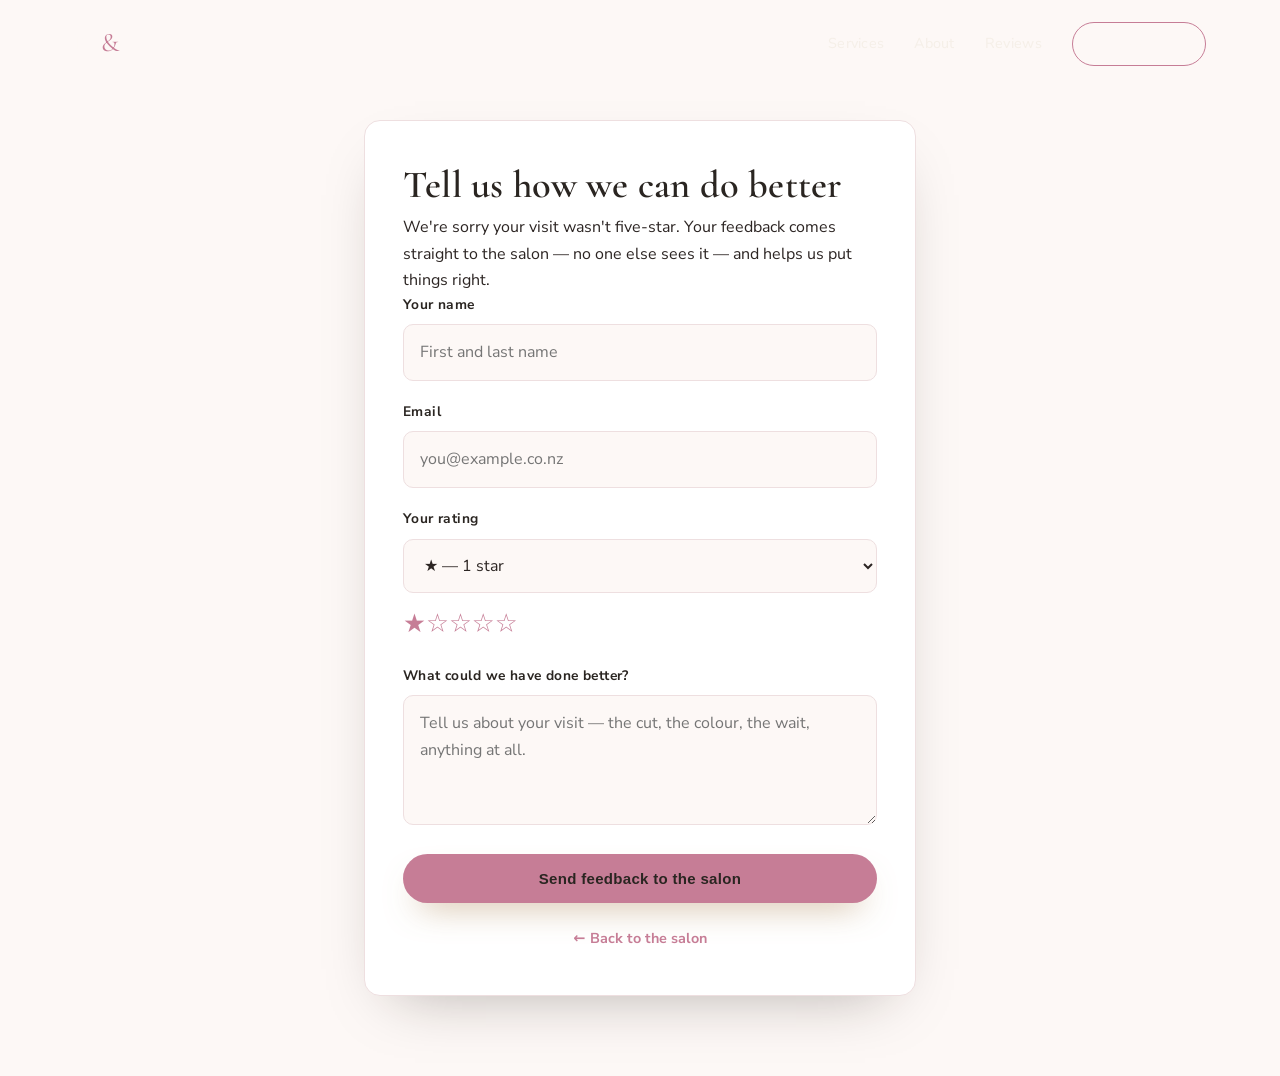
<file: private.html>
<!DOCTYPE html>
<html lang="en-NZ">
<head>
<meta charset="UTF-8">
<meta name="viewport" content="width=device-width,initial-scale=1">
<title>Share Your Feedback | K &amp; S Hair</title>
<meta name="description" content="Tell K & S Hair how we can do better. Your feedback comes straight to the salon.">
<link rel="preconnect" href="https://fonts.googleapis.com">
<link rel="preconnect" href="https://fonts.gstatic.com" crossorigin>
<link href="https://fonts.googleapis.com/css2?family=Cormorant+Garamond:ital,wght@0,500;0,600;0,700;1,500;1,600&family=Nunito+Sans:wght@400;600;700;800&display=swap" rel="stylesheet">
<link rel="stylesheet" href="styles.css">
<link rel="icon" href="data:image/svg+xml,%3Csvg xmlns='http://www.w3.org/2000/svg' viewBox='0 0 100 100'%3E%3Crect width='100' height='100' rx='20' fill='%23161311'/%3E%3Ctext x='50' y='68' font-family='Georgia,serif' font-size='52' fill='%23b0895a' text-anchor='middle'%3EK%3C/text%3E%3C/svg%3E">
</head>
<body>

<header class="nav solid">
  <div class="wrap">
    <a href="index.html" class="brand">K&nbsp;<span>&amp;</span>&nbsp;S Hair</a>
    <nav class="nav-links">
      <a href="index.html#services">Services</a>
      <a href="index.html#about">About</a>
      <a href="index.html#reviews">Reviews</a>
      <a href="tel:+6435280444" class="nav-cta">03 528 0444</a>
    </nav>
    <button class="burger" aria-label="Menu"><span></span><span></span><span></span></button>
  </div>
</header>

<div class="form-wrap">
  <div class="form-card">
    <div id="formView">
      <h1>Tell us how we can do better</h1>
      <p>We're sorry your visit wasn't five-star. Your feedback comes straight to the salon — no one else sees it — and helps us put things right.</p>

      <form id="fbForm" action="https://formsubmit.co/hello@kshair.co.nz" method="POST">
        <input type="hidden" name="_subject" value="K & S Hair — private feedback">
        <input type="hidden" name="_captcha" value="false">
        <input type="hidden" name="_template" value="table">
        <input type="hidden" name="_next" value="#">

        <div class="field">
          <label for="name">Your name</label>
          <input id="name" name="name" type="text" placeholder="First and last name" required>
        </div>
        <div class="field">
          <label for="email">Email</label>
          <input id="email" name="email" type="email" placeholder="you@example.co.nz" required>
        </div>
        <div class="field">
          <label for="rating">Your rating</label>
          <select id="rating" name="rating" required>
            <option value="1">★ — 1 star</option>
            <option value="2">★★ — 2 stars</option>
            <option value="3">★★★ — 3 stars</option>
          </select>
          <div class="form-stars" id="starEcho" style="margin-top:10px"></div>
        </div>
        <div class="field">
          <label for="feedback">What could we have done better?</label>
          <textarea id="feedback" name="feedback" placeholder="Tell us about your visit — the cut, the colour, the wait, anything at all." required></textarea>
        </div>
        <button type="submit" class="btn btn-primary" style="width:100%;justify-content:center">Send feedback to the salon</button>
      </form>
      <p style="text-align:center"><a href="index.html" class="back-link">← Back to the salon</a></p>
    </div>

    <div class="success" id="successView">
      <div class="ok">✓</div>
      <h1>Thank you</h1>
      <p>Your feedback has gone straight to K &amp; S Hair. We really appreciate you taking the time — it helps us do better, and we'll be in touch if you've asked us to.</p>
      <a href="index.html" class="back-link">← Back to the salon</a>
    </div>
  </div>
</div>

<script>
  // Pre-fill rating from URL
  var params=new URLSearchParams(location.search);
  var r=params.get('rating');
  var sel=document.getElementById('rating');
  var echo=document.getElementById('starEcho');
  function paintStars(v){ echo.textContent='★★★★★'.slice(0,v)+'☆☆☆☆☆'.slice(0,5-v); }
  if(r&&['1','2','3'].indexOf(r)>-1){ sel.value=r; }
  paintStars(+sel.value);
  sel.addEventListener('change',function(){paintStars(+sel.value);});

  // Submit via fetch so we can show an inline success state (no reCAPTCHA)
  var form=document.getElementById('fbForm');
  form.addEventListener('submit',function(e){
    e.preventDefault();
    var btn=form.querySelector('button[type=submit]');
    btn.textContent='Sending…'; btn.disabled=true;
    fetch(form.action,{method:'POST',body:new FormData(form),headers:{'Accept':'application/json'}})
      .then(function(){ show(); })
      .catch(function(){ show(); }); // still confirm to the visitor
  });
  function show(){
    document.getElementById('formView').style.display='none';
    document.getElementById('successView').classList.add('show');
    window.scrollTo({top:0,behavior:'smooth'});
  }
</script>
<script src="main.js"></script>
</body>
</html>
</file>
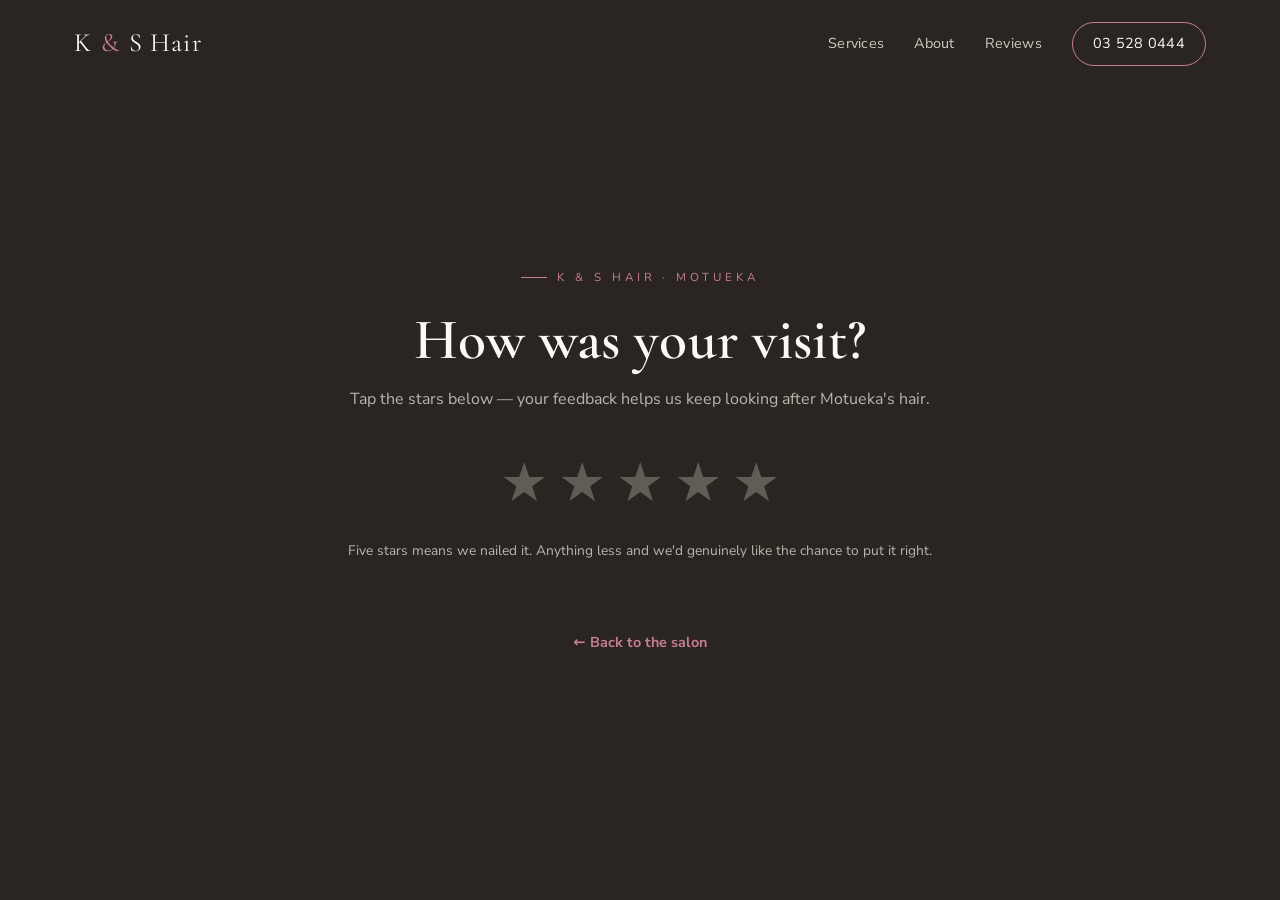
<file: review.html>
<!DOCTYPE html>
<html lang="en-NZ">
<head>
<meta charset="UTF-8">
<meta name="viewport" content="width=device-width,initial-scale=1">
<title>Leave a Review | K &amp; S Hair</title>
<meta name="description" content="Tell us how we did at K & S Hair, Motueka. Rate your visit — it only takes a moment.">
<link rel="preconnect" href="https://fonts.googleapis.com">
<link rel="preconnect" href="https://fonts.gstatic.com" crossorigin>
<link href="https://fonts.googleapis.com/css2?family=Cormorant+Garamond:ital,wght@0,500;0,600;0,700;1,500;1,600&family=Nunito+Sans:wght@400;600;700;800&display=swap" rel="stylesheet">
<link rel="stylesheet" href="styles.css">
<link rel="icon" href="data:image/svg+xml,%3Csvg xmlns='http://www.w3.org/2000/svg' viewBox='0 0 100 100'%3E%3Crect width='100' height='100' rx='20' fill='%23161311'/%3E%3Ctext x='50' y='68' font-family='Georgia,serif' font-size='52' fill='%23b0895a' text-anchor='middle'%3EK%3C/text%3E%3C/svg%3E">
</head>
<body>

<header class="nav solid">
  <div class="wrap">
    <a href="index.html" class="brand">K&nbsp;<span>&amp;</span>&nbsp;S Hair</a>
    <nav class="nav-links">
      <a href="index.html#services">Services</a>
      <a href="index.html#about">About</a>
      <a href="index.html#reviews">Reviews</a>
      <a href="tel:+6435280444" class="nav-cta">03 528 0444</a>
    </nav>
    <button class="burger" aria-label="Menu"><span></span><span></span><span></span></button>
  </div>
</header>

<section class="funnel-page">
  <div class="funnel-box">
    <span class="eyebrow">K &amp; S Hair · Motueka</span>
    <h1>How was your visit?</h1>
    <p>Tap the stars below — your feedback helps us keep looking after Motueka's hair.</p>
    <div class="starpick" id="stars">
      <button data-v="1" aria-label="1 star">★</button>
      <button data-v="2" aria-label="2 stars">★</button>
      <button data-v="3" aria-label="3 stars">★</button>
      <button data-v="4" aria-label="4 stars">★</button>
      <button data-v="5" aria-label="5 stars">★</button>
    </div>
    <p class="funnel-note">Five stars means we nailed it. Anything less and we'd genuinely like the chance to put it right.</p>
    <p style="margin-top:30px"><a href="index.html" class="back-link">← Back to the salon</a></p>
  </div>
</section>

<script>
  // 4-5 stars -> Google review; 1-3 -> private feedback form
  var GOOGLE_REVIEW_URL = "https://g.page/r/PLACEHOLDER/review";
  var stars = document.querySelectorAll('#stars button');
  stars.forEach(function(btn){
    btn.addEventListener('mouseenter',function(){
      var v=+btn.dataset.v; stars.forEach(function(b){b.classList.toggle('hot',+b.dataset.v<=v);});
    });
    btn.addEventListener('mouseleave',function(){ stars.forEach(function(b){b.classList.remove('hot');}); });
    btn.addEventListener('click',function(){
      var v=+btn.dataset.v;
      if(v>=4){ window.location.href=GOOGLE_REVIEW_URL; }
      else{ window.location.href='private.html?rating='+v; }
    });
  });
</script>
<script src="main.js"></script>
</body>
</html>
</file>
<file: styles.css>
/* ===== K & S Hair — Premium archetype =====
   Display: Cormorant Garamond · Body: Nunito Sans
   Anchor: near-black charcoal · Accent: champagne bronze */

:root{
  --ink:#2a2521;          /* charcoal anchor (logo text) */
  --ink-2:#372f2b;
  --bone:#f6eae9;         /* soft blush bone band */
  --paper:#fdf8f6;        /* blush paper band */
  --line:#eedfe0;
  --accent:#c67d96;       /* dusty blush rose (logo florals) */
  --accent-deep:#a85f79;
  --text:#2c2523;
  --muted:#7d6f6a;
  --muted-light:#c7b6b4;
  --radius:16px;
  --radius-sm:10px;
  --maxw:1180px;
  --shadow:0 24px 60px -30px rgba(30,22,14,.35);
  --ease:cubic-bezier(.22,.61,.36,1);
}

*{box-sizing:border-box;margin:0;padding:0}
html{scroll-behavior:smooth}
img{image-orientation:from-image}
body{
  font-family:"Nunito Sans",system-ui,sans-serif;
  color:var(--text);
  background:var(--paper);
  line-height:1.65;
  -webkit-font-smoothing:antialiased;
  overflow-x:hidden;
}
h1,h2,h3,h4,.display{font-family:"Cormorant Garamond",Georgia,serif;font-weight:600;line-height:1.08;letter-spacing:.005em}
a{color:inherit;text-decoration:none}
.wrap{max-width:var(--maxw);margin:0 auto;padding:0 24px}
section{position:relative}

/* ===== Intro overlay ===== */
#intro{
  position:fixed;inset:0;z-index:2000;background:var(--ink);
  display:flex;align-items:center;justify-content:center;flex-direction:column;gap:14px;
  transition:opacity .8s var(--ease),visibility .8s;
}
#intro.done{opacity:0;visibility:hidden}
#intro .mark{
  font-family:"Cormorant Garamond",serif;font-size:clamp(2.4rem,7vw,4rem);color:var(--paper);
  letter-spacing:.06em;opacity:0;transform:translateY(14px);
  animation:introUp .9s var(--ease) .15s forwards;
}
#intro .mark span{color:var(--accent)}
#intro .rule{width:0;height:1px;background:var(--accent);animation:introRule 1s var(--ease) .6s forwards}
#intro .sub{color:var(--muted-light);letter-spacing:.32em;text-transform:uppercase;font-size:.7rem;opacity:0;animation:introUp .9s var(--ease) .5s forwards}
@keyframes introUp{to{opacity:1;transform:none}}
@keyframes introRule{to{width:120px}}

/* ===== Reveal on scroll ===== */
.reveal{opacity:0;transform:translateY(26px);transition:opacity .9s var(--ease),transform .9s var(--ease)}
.reveal.in{opacity:1;transform:none}

/* ===== Nav ===== */
header.nav{
  position:fixed;top:0;left:0;right:0;z-index:1000;
  transition:background .4s var(--ease),box-shadow .4s var(--ease),padding .4s var(--ease);
  padding:22px 0;
}
header.nav.solid{background:rgba(22,19,17,.92);backdrop-filter:blur(10px);box-shadow:0 1px 0 rgba(255,255,255,.06);padding:14px 0}
.nav .wrap{display:flex;align-items:center;justify-content:space-between;gap:20px}
.brand{font-family:"Cormorant Garamond",serif;font-size:1.65rem;color:var(--paper);letter-spacing:.04em;display:flex;align-items:center;gap:2px}
.brand span{color:var(--accent)}
.nav-links{display:flex;align-items:center;gap:30px}
.nav-links a{color:rgba(243,237,228,.82);font-size:.9rem;letter-spacing:.02em;transition:color .25s}
.nav-links a:hover{color:var(--accent)}
.nav-cta{
  border:1px solid var(--accent);color:var(--paper)!important;padding:9px 20px;border-radius:40px;
  font-size:.85rem;letter-spacing:.04em;transition:background .3s,color .3s;
}
.nav-cta:hover{background:var(--accent);color:var(--ink)!important}
.burger{display:none;flex-direction:column;gap:5px;cursor:pointer;background:none;border:0;padding:6px}
.burger span{width:24px;height:2px;background:var(--paper);transition:.3s}
@media(max-width:860px){
  .nav-links{
    position:fixed;inset:0 0 0 auto;width:min(78vw,320px);background:var(--ink);
    flex-direction:column;justify-content:center;align-items:flex-start;padding:0 40px;gap:26px;
    transform:translateX(100%);transition:transform .45s var(--ease);box-shadow:var(--shadow);
  }
  .nav-links.open{transform:none}
  .nav-links a{font-size:1.1rem}
  .burger{display:flex;z-index:1001}
}

/* ===== Hero ===== */
.hero{min-height:100svh;background:var(--ink);position:relative;display:flex;align-items:flex-end;overflow:hidden}
.hero-slides{position:absolute;inset:0;z-index:0}
.hero-slides .slide{
  position:absolute;inset:0;background-size:cover;background-position:center;
  opacity:0;transform:scale(1.06);
  transition:opacity 1.8s var(--ease),transform 7s linear;
  filter:saturate(.85) contrast(1.04);
}
.hero-slides .slide.active{opacity:1;transform:scale(1)}
.hero::after{content:"";position:absolute;inset:0;z-index:1;
  background:linear-gradient(180deg,rgba(22,19,17,.55) 0%,rgba(22,19,17,.42) 40%,rgba(22,19,17,.82) 100%)}
.hero .wrap{position:relative;z-index:2;padding-top:150px;padding-bottom:74px;width:100%}
.eyebrow{display:inline-flex;align-items:center;gap:10px;text-transform:uppercase;letter-spacing:.34em;font-size:.72rem;color:var(--accent);margin-bottom:22px}
.eyebrow::before{content:"";width:26px;height:1px;background:var(--accent)}
.hero h1{color:var(--paper);font-size:clamp(2.7rem,7vw,5.4rem);max-width:14ch;margin-bottom:20px;text-shadow:0 2px 30px rgba(0,0,0,.35)}
.hero h1 em{font-style:italic;color:var(--accent)}
.hero p.lead{color:rgba(243,237,228,.9);font-size:clamp(1.02rem,2vw,1.22rem);max-width:52ch;margin-bottom:34px}
.hero-cta{display:flex;flex-wrap:wrap;gap:14px}
.dots{display:flex;gap:10px;margin-top:40px}
.dots button{width:32px;height:3px;border:0;background:rgba(243,237,228,.3);cursor:pointer;transition:background .3s}
.dots button.on{background:var(--accent)}

/* ===== Buttons ===== */
.btn{display:inline-flex;align-items:center;gap:10px;padding:15px 30px;border-radius:44px;font-weight:700;
  font-size:.94rem;letter-spacing:.02em;cursor:pointer;transition:transform .25s var(--ease),box-shadow .3s,background .3s,color .3s;border:1px solid transparent}
.btn:hover{transform:translateY(-2px)}
.btn-primary{background:var(--accent);color:var(--ink);box-shadow:0 16px 34px -16px rgba(176,137,90,.8)}
.btn-primary:hover{background:#c39c67}
.btn-ghost{border-color:rgba(243,237,228,.5);color:var(--paper)}
.btn-ghost:hover{border-color:var(--accent);background:rgba(176,137,90,.12)}
.btn-dark{background:var(--ink);color:var(--paper)}
.btn-dark:hover{background:var(--ink-2)}
.btn-outline{border-color:var(--accent);color:var(--accent-deep)}
.btn-outline:hover{background:var(--accent);color:var(--ink)}

/* ===== Section heading ===== */
.band{padding:104px 0}
.band.bone{background:var(--bone)}
.band.paper{background:var(--paper)}
.head{max-width:640px;margin-bottom:56px}
.head.center{margin-left:auto;margin-right:auto;text-align:center}
.head .eyebrow{color:var(--accent-deep)}
.head .eyebrow::before{background:var(--accent-deep)}
.head h2{font-size:clamp(2.1rem,4.6vw,3.4rem);margin-bottom:16px;color:var(--ink)}
.head p{color:var(--muted);font-size:1.06rem}

/* ===== Trust strip ===== */
.trust{background:var(--ink);color:var(--paper);padding:0}
.trust .wrap{display:grid;grid-template-columns:repeat(3,1fr);gap:0}
.trust-item{padding:44px 30px;display:flex;gap:18px;align-items:flex-start;border-right:1px solid rgba(255,255,255,.08)}
.trust-item:last-child{border-right:0}
.trust-item .ic{color:var(--accent);flex:none;margin-top:2px}
.trust-item h4{font-size:1.5rem;color:var(--paper);margin-bottom:4px}
.trust-item p{color:rgba(243,237,228,.62);font-size:.92rem}
@media(max-width:760px){.trust .wrap{grid-template-columns:1fr}.trust-item{border-right:0;border-bottom:1px solid rgba(255,255,255,.08)}.trust-item:last-child{border-bottom:0}}

/* ===== Services ===== */
.svc-grid{display:grid;grid-template-columns:repeat(3,1fr);gap:26px}
@media(max-width:900px){.svc-grid{grid-template-columns:repeat(2,1fr)}}
@media(max-width:600px){.svc-grid{grid-template-columns:1fr}}
.svc{
  background:var(--paper);border:1px solid var(--line);border-radius:var(--radius);padding:34px 30px;
  transition:transform .4s var(--ease),box-shadow .4s var(--ease),border-color .4s;position:relative;overflow:hidden;
}
.band.paper .svc{background:#fff}
.svc::before{content:"";position:absolute;left:0;top:0;height:3px;width:0;background:var(--accent);transition:width .45s var(--ease)}
.svc:hover{transform:translateY(-6px);box-shadow:var(--shadow);border-color:transparent}
.svc:hover::before{width:100%}
.svc .ic{width:52px;height:52px;border-radius:50%;background:rgba(176,137,90,.12);color:var(--accent-deep);
  display:flex;align-items:center;justify-content:center;margin-bottom:22px}
.svc h3{font-size:1.7rem;color:var(--ink);margin-bottom:10px}
.svc p{color:var(--muted);font-size:.97rem}
.svc .price{margin-top:16px;color:var(--accent-deep);font-weight:700;font-size:.9rem;letter-spacing:.04em}

/* ===== About ===== */
.about-grid{display:grid;grid-template-columns:1fr 1.05fr;gap:64px;align-items:center}
@media(max-width:900px){.about-grid{grid-template-columns:1fr;gap:40px}}
.about-media{position:relative}
.about-media img{width:100%;aspect-ratio:4/3;object-fit:cover;border-radius:var(--radius);filter:saturate(.85) contrast(1.04);display:block}
.about-media .tag{position:absolute;left:-14px;bottom:-14px;background:var(--accent);color:var(--ink);
  padding:16px 22px;border-radius:var(--radius-sm);font-family:"Cormorant Garamond",serif;font-size:1.35rem;line-height:1.1;box-shadow:var(--shadow)}
.about-media .tag small{display:block;font-family:"Nunito Sans";font-size:.66rem;letter-spacing:.2em;text-transform:uppercase;opacity:.8;margin-top:2px}
.about-copy h2{font-size:clamp(2rem,4.4vw,3.2rem);color:var(--ink);margin-bottom:18px}
.about-copy p{color:var(--muted);margin-bottom:16px}
.checklist{list-style:none;margin-top:26px;display:grid;gap:14px}
.checklist li{display:flex;gap:14px;align-items:flex-start;font-weight:600;color:var(--text)}
.checklist .tick{flex:none;width:24px;height:24px;border-radius:50%;background:var(--accent);color:var(--ink);display:flex;align-items:center;justify-content:center;font-size:.7rem;margin-top:2px}
.checklist li span small{display:block;font-weight:400;color:var(--muted);font-size:.9rem}

/* ===== Crew ===== */
.crew-grid{display:grid;grid-template-columns:repeat(4,1fr);gap:24px}
@media(max-width:900px){.crew-grid{grid-template-columns:repeat(2,1fr)}}
@media(max-width:520px){.crew-grid{grid-template-columns:1fr}}
.crew-card{background:#fff;border:1px solid var(--line);border-radius:var(--radius);padding:34px 26px;text-align:center;transition:transform .4s var(--ease),box-shadow .4s}
.band.bone .crew-card{background:var(--paper)}
.crew-card:hover{transform:translateY(-6px);box-shadow:var(--shadow)}
.avatar{width:76px;height:76px;border-radius:50%;margin:0 auto 20px;background:var(--ink);color:var(--accent);
  display:flex;align-items:center;justify-content:center;font-family:"Cormorant Garamond",serif;font-size:1.7rem;
  border:2px solid var(--accent);box-shadow:0 0 0 6px rgba(176,137,90,.1)}
.crew-card h3{font-size:1.4rem;color:var(--ink);margin-bottom:4px}
.crew-card .role{color:var(--accent-deep);font-size:.78rem;letter-spacing:.16em;text-transform:uppercase;margin-bottom:12px}
.crew-card p{color:var(--muted);font-size:.92rem}
.badge{display:inline-block;background:rgba(176,137,90,.14);color:var(--accent-deep);font-size:.7rem;letter-spacing:.16em;
  text-transform:uppercase;padding:6px 14px;border-radius:30px;margin-bottom:20px;font-weight:700}

/* ===== Gallery ===== */
.gallery{columns:3;column-gap:18px}
@media(max-width:820px){.gallery{columns:2}}
@media(max-width:520px){.gallery{columns:1}}
.gallery img{width:100%;height:auto;display:block;border-radius:var(--radius-sm);margin-bottom:18px;break-inside:avoid;
  filter:saturate(.85) contrast(1.04);transition:filter .4s,transform .5s var(--ease)}
.gallery img:hover{filter:saturate(1) contrast(1.05);transform:scale(1.015)}

/* ===== Reviews ===== */
.rev-grid{display:grid;grid-template-columns:repeat(3,1fr);gap:24px}
@media(max-width:900px){.rev-grid{grid-template-columns:1fr}}
.rev{background:#fff;border:1px solid var(--line);border-radius:var(--radius);padding:32px 30px;transition:transform .4s var(--ease),box-shadow .4s}
.band.bone .rev{background:var(--paper)}
.rev:hover{transform:translateY(-5px);box-shadow:var(--shadow)}
.stars{color:var(--accent);letter-spacing:3px;margin-bottom:16px;font-size:1.05rem}
.rev p{color:var(--text);font-size:1.02rem;font-style:italic;margin-bottom:20px;font-family:"Cormorant Garamond",serif;font-weight:500;line-height:1.4}
.rev .who{display:flex;align-items:center;gap:12px}
.rev .who .in{width:42px;height:42px;border-radius:50%;background:var(--ink);color:var(--accent);display:flex;align-items:center;justify-content:center;font-weight:700;font-size:.9rem}
.rev .who b{display:block;color:var(--ink);font-size:.95rem}
.rev .who small{color:var(--muted)}
.rating-summary{display:flex;align-items:center;justify-content:center;gap:14px;margin-bottom:44px;flex-wrap:wrap}
.rating-summary .big{font-family:"Cormorant Garamond",serif;font-size:2.6rem;color:var(--ink);line-height:1}
.rating-summary .g{display:flex;align-items:center;gap:8px;color:var(--muted);font-size:.92rem}
.rating-summary .g{flex-direction:column;align-items:flex-start;gap:4px}
.fb-inline{color:var(--accent);font-weight:700;font-size:.9rem}
.fb-inline:hover{color:var(--accent-deep)}
.hero-logo{width:min(260px,60vw);height:auto;background:#fff;padding:14px 18px;border-radius:14px;margin-bottom:22px;box-shadow:0 20px 50px -24px rgba(0,0,0,.55)}
.nav-fb{display:inline-flex;align-items:center;color:rgba(243,237,228,.82);transition:color .25s}
.nav-fb:hover{color:var(--accent)}
.foot .brand img{height:70px;width:auto;background:#fff;padding:10px 14px;border-radius:12px;display:block}
.crew-grid.two{grid-template-columns:repeat(2,1fr);max-width:720px;margin-inline:auto}
@media(max-width:620px){.crew-grid.two{grid-template-columns:1fr}}

/* ===== Review funnel banner ===== */
.funnel{background:var(--ink);color:var(--paper);text-align:center;padding:92px 0;position:relative;overflow:hidden}
.funnel::before{content:"";position:absolute;inset:0;background:radial-gradient(circle at 50% 0%,rgba(176,137,90,.18),transparent 60%)}
.funnel .wrap{position:relative}
.funnel .stars{font-size:1.8rem;justify-content:center;display:flex;margin-bottom:18px}
.funnel h2{font-size:clamp(2rem,4.6vw,3.2rem);color:var(--paper);margin-bottom:14px}
.funnel p{color:rgba(243,237,228,.72);max-width:46ch;margin:0 auto 30px}

/* ===== Contact ===== */
.contact-grid{display:grid;grid-template-columns:1fr 1fr;gap:56px;align-items:center}
@media(max-width:860px){.contact-grid{grid-template-columns:1fr;gap:36px}}
.contact-info h2{font-size:clamp(2rem,4.4vw,3rem);color:var(--paper);margin-bottom:16px}
.contact-info>p{color:rgba(243,237,228,.72);margin-bottom:30px;max-width:44ch}
.cinfo{display:grid;gap:20px;margin-bottom:34px}
.cinfo a,.cinfo div{display:flex;gap:16px;align-items:center;color:var(--paper)}
.cinfo .ic{width:46px;height:46px;border-radius:50%;background:rgba(176,137,90,.15);color:var(--accent);display:flex;align-items:center;justify-content:center;flex:none}
.cinfo b{display:block;font-size:1rem}
.cinfo small{color:rgba(243,237,228,.6);letter-spacing:.04em}
.contact-btns{display:flex;flex-wrap:wrap;gap:14px}
.contact-card{background:rgba(255,255,255,.04);border:1px solid rgba(255,255,255,.1);border-radius:var(--radius);padding:40px 34px}
.contact-card h3{font-size:1.9rem;color:var(--paper);margin-bottom:8px}
.contact-card p{color:rgba(243,237,228,.66);margin-bottom:24px;font-size:.96rem}
.hours{list-style:none;display:grid;gap:10px}
.hours li{display:flex;justify-content:space-between;color:rgba(243,237,228,.82);border-bottom:1px solid rgba(255,255,255,.08);padding-bottom:9px;font-size:.94rem}
.hours li span:last-child{color:var(--accent)}

/* ===== Footer ===== */
footer.foot{background:#100e0c;color:rgba(243,237,228,.6);padding:64px 0 30px}
.foot-grid{display:grid;grid-template-columns:1.4fr 1fr 1fr;gap:40px;margin-bottom:44px}
@media(max-width:760px){.foot-grid{grid-template-columns:1fr;gap:30px}}
.foot .brand{color:var(--paper);margin-bottom:14px}
.foot p{font-size:.92rem;max-width:34ch}
.foot h5{color:var(--paper);font-size:.8rem;letter-spacing:.18em;text-transform:uppercase;margin-bottom:16px;font-family:"Nunito Sans";font-weight:800}
.foot ul{list-style:none;display:grid;gap:10px}
.foot ul a{color:rgba(243,237,228,.6);font-size:.92rem;transition:color .25s}
.foot ul a:hover{color:var(--accent)}
.foot-bottom{border-top:1px solid rgba(255,255,255,.08);padding-top:24px;display:flex;justify-content:space-between;flex-wrap:wrap;gap:10px;font-size:.84rem}

/* ===== Sub pages ===== */
.page-hero{background:var(--ink);color:var(--paper);padding:170px 0 80px;text-align:center;position:relative;overflow:hidden}
.page-hero::before{content:"";position:absolute;inset:0;background:radial-gradient(circle at 50% -10%,rgba(176,137,90,.2),transparent 55%)}
.page-hero .wrap{position:relative}
.page-hero h1{font-size:clamp(2.4rem,6vw,4rem)}
.page-hero p{color:rgba(243,237,228,.72);margin-top:12px}
.prose{max-width:760px;margin:0 auto;padding:80px 24px}
.prose h2{font-size:1.9rem;color:var(--ink);margin:36px 0 14px}
.prose h3{font-size:1.4rem;color:var(--ink);margin:26px 0 10px}
.prose p{color:var(--muted);margin-bottom:14px}
.prose ul{color:var(--muted);margin:0 0 16px 20px;display:grid;gap:8px}

/* ===== Review funnel page ===== */
.funnel-page{min-height:100svh;background:var(--ink);color:var(--paper);display:flex;align-items:center;justify-content:center;padding:120px 24px 60px;text-align:center}
.funnel-box{max-width:620px;width:100%}
.funnel-box .eyebrow{justify-content:center;display:inline-flex}
.funnel-box h1{font-size:clamp(2.2rem,6vw,3.6rem);margin-bottom:14px}
.funnel-box>p{color:rgba(243,237,228,.72);margin-bottom:44px}
.starpick{display:flex;justify-content:center;gap:10px;margin-bottom:30px}
.starpick button{background:none;border:0;font-size:clamp(2.4rem,9vw,3.4rem);color:rgba(243,237,228,.28);cursor:pointer;transition:transform .2s,color .2s;line-height:1}
.starpick button:hover,.starpick button.hot{color:var(--accent);transform:scale(1.12)}
.funnel-note{color:rgba(243,237,228,.5);font-size:.86rem;margin-top:16px}

/* ===== Forms (private feedback only) ===== */
.form-wrap{max-width:600px;margin:0 auto;padding:120px 24px 80px}
.form-card{background:#fff;border:1px solid var(--line);border-radius:var(--radius);padding:44px 38px;box-shadow:var(--shadow)}
.form-card h1{font-size:2.4rem;color:var(--ink);margin-bottom:8px}
.form-card>p{color:var(--muted);margin-bottom:28px}
.field{margin-bottom:20px}
.field label{display:block;font-weight:700;font-size:.86rem;letter-spacing:.03em;color:var(--ink);margin-bottom:8px}
.field input,.field textarea,.field select{
  width:100%;padding:14px 16px;border:1px solid var(--line);border-radius:var(--radius-sm);font:inherit;color:var(--text);
  background:var(--paper);transition:border-color .25s,box-shadow .25s}
.field input:focus,.field textarea:focus,.field select:focus{outline:0;border-color:var(--accent);box-shadow:0 0 0 4px rgba(176,137,90,.14)}
.field textarea{min-height:130px;resize:vertical}
.form-stars{display:flex;gap:6px;font-size:1.6rem;color:var(--accent)}
.success{display:none;text-align:center;padding:20px 0}
.success.show{display:block;animation:introUp .6s var(--ease)}
.success .ok{width:70px;height:70px;border-radius:50%;background:rgba(176,137,90,.15);color:var(--accent-deep);display:flex;align-items:center;justify-content:center;margin:0 auto 20px;font-size:2rem}
.back-link{display:inline-flex;align-items:center;gap:8px;color:var(--accent);margin-top:24px;font-weight:700;font-size:.9rem}

@media(prefers-reduced-motion:reduce){
  *{animation-duration:.001ms!important;transition-duration:.001ms!important}
  .hero-slides .slide{transition:opacity .4s}
}
</file>
